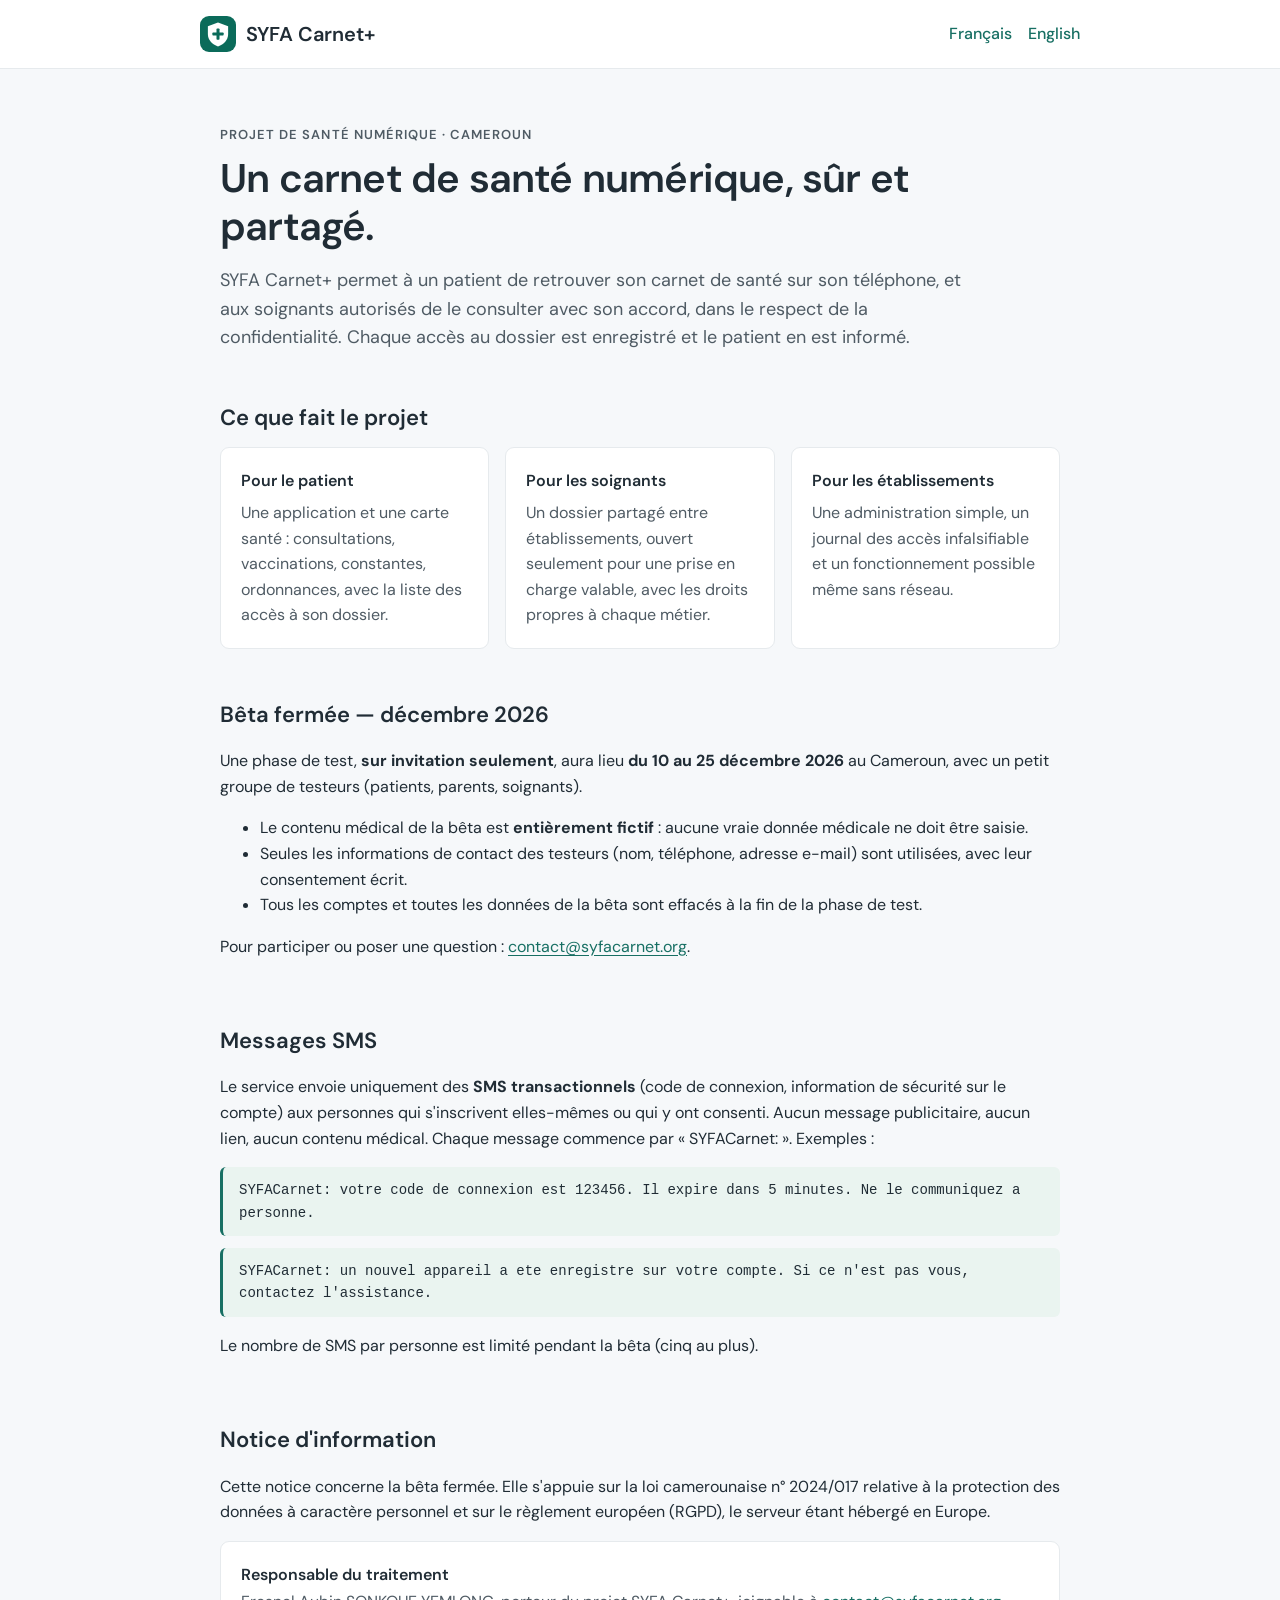
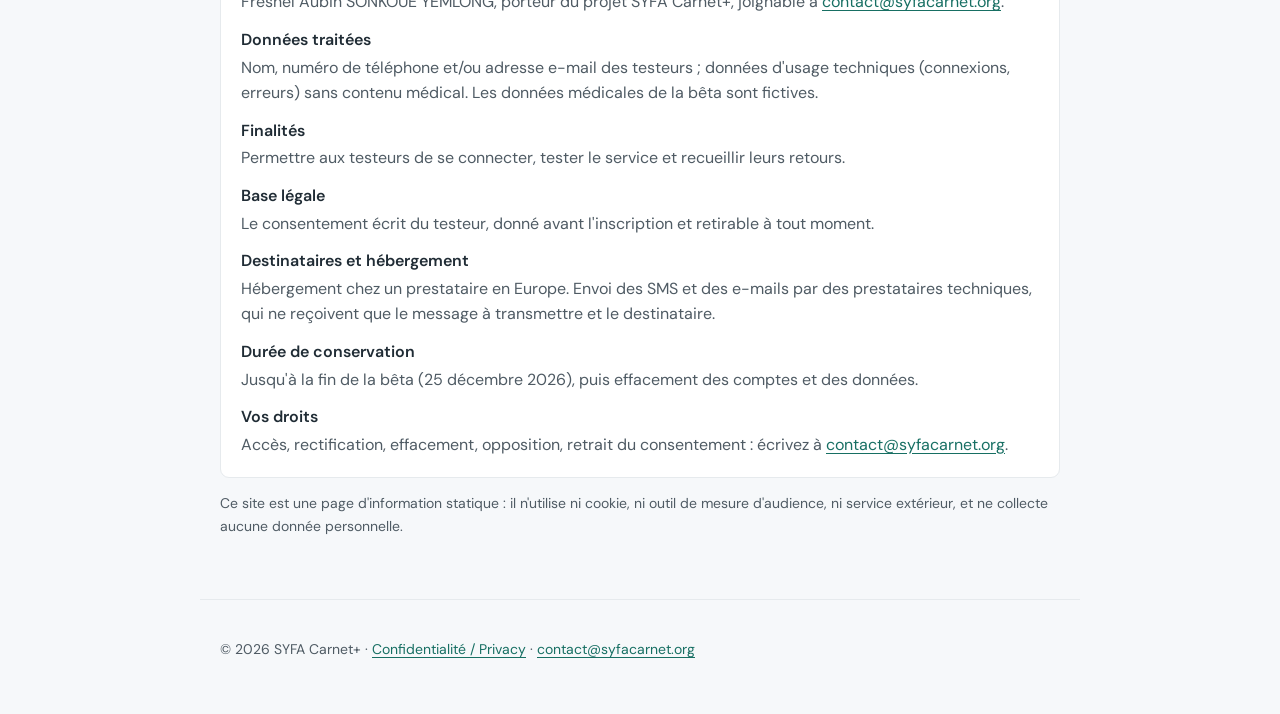
<file: index.html>
<!doctype html>
<html lang="fr">
<head>
<meta charset="utf-8">
<meta name="viewport" content="width=device-width, initial-scale=1">
<title>SYFA Carnet+ — carnet de santé numérique</title>
<meta name="description" content="SYFA Carnet+ : projet de carnet de santé numérique pour le Cameroun. Bêta fermée sur invitation du 10 au 25 décembre 2026. / Digital health record project for Cameroon. Closed beta by invitation, 10–25 December 2026.">
<meta name="robots" content="index,follow">
<link rel="icon" href="logo.svg" type="image/svg+xml">
<link rel="stylesheet" href="style.css">
</head>
<body>
<header class="top">
  <a class="brand" href="#"><img src="logo.svg" alt="" width="36" height="36"><span>SYFA Carnet+</span></a>
  <nav aria-label="Langue / Language"><a href="#fr" data-lang="fr">Français</a><a href="#en" data-lang="en">English</a></nav>
</header>

<main id="fr" lang="fr">
  <section class="hero">
    <p class="eyebrow">Projet de santé numérique · Cameroun</p>
    <h1>Un carnet de santé numérique, sûr et partagé.</h1>
    <p class="lead">SYFA Carnet+ permet à un patient de retrouver son carnet de santé sur son téléphone, et aux soignants autorisés de le consulter avec son accord, dans le respect de la confidentialité. Chaque accès au dossier est enregistré et le patient en est informé.</p>
  </section>

  <section>
    <h2>Ce que fait le projet</h2>
    <ul class="cards">
      <li><h3>Pour le patient</h3><p>Une application et une carte santé : consultations, vaccinations, constantes, ordonnances, avec la liste des accès à son dossier.</p></li>
      <li><h3>Pour les soignants</h3><p>Un dossier partagé entre établissements, ouvert seulement pour une prise en charge valable, avec les droits propres à chaque métier.</p></li>
      <li><h3>Pour les établissements</h3><p>Une administration simple, un journal des accès infalsifiable et un fonctionnement possible même sans réseau.</p></li>
    </ul>
  </section>

  <section id="beta">
    <h2>Bêta fermée — décembre 2026</h2>
    <p>Une phase de test, <strong>sur invitation seulement</strong>, aura lieu <strong>du 10 au 25 décembre 2026</strong> au Cameroun, avec un petit groupe de testeurs (patients, parents, soignants).</p>
    <ul>
      <li>Le contenu médical de la bêta est <strong>entièrement fictif</strong> : aucune vraie donnée médicale ne doit être saisie.</li>
      <li>Seules les informations de contact des testeurs (nom, téléphone, adresse e-mail) sont utilisées, avec leur consentement écrit.</li>
      <li>Tous les comptes et toutes les données de la bêta sont effacés à la fin de la phase de test.</li>
    </ul>
    <p>Pour participer ou poser une question : <a href="mailto:contact@syfacarnet.org">contact@syfacarnet.org</a>.</p>
  </section>

  <section id="sms">
    <h2>Messages SMS</h2>
    <p>Le service envoie uniquement des <strong>SMS transactionnels</strong> (code de connexion, information de sécurité sur le compte) aux personnes qui s'inscrivent elles-mêmes ou qui y ont consenti. Aucun message publicitaire, aucun lien, aucun contenu médical. Chaque message commence par « SYFACarnet: ». Exemples :</p>
    <blockquote>SYFACarnet: votre code de connexion est 123456. Il expire dans 5 minutes. Ne le communiquez a personne.</blockquote>
    <blockquote>SYFACarnet: un nouvel appareil a ete enregistre sur votre compte. Si ce n'est pas vous, contactez l'assistance.</blockquote>
    <p>Le nombre de SMS par personne est limité pendant la bêta (cinq au plus).</p>
  </section>

  <section id="notice">
    <h2>Notice d'information</h2>
    <p>Cette notice concerne la bêta fermée. Elle s'appuie sur la loi camerounaise n° 2024/017 relative à la protection des données à caractère personnel et sur le règlement européen (RGPD), le serveur étant hébergé en Europe.</p>
    <dl>
      <dt>Responsable du traitement</dt><dd>Fresnel Aubin SONKOUE YEMLONG, porteur du projet SYFA Carnet+, joignable à <a href="mailto:contact@syfacarnet.org">contact@syfacarnet.org</a>.</dd>
      <dt>Données traitées</dt><dd>Nom, numéro de téléphone et/ou adresse e-mail des testeurs ; données d'usage techniques (connexions, erreurs) sans contenu médical. Les données médicales de la bêta sont fictives.</dd>
      <dt>Finalités</dt><dd>Permettre aux testeurs de se connecter, tester le service et recueillir leurs retours.</dd>
      <dt>Base légale</dt><dd>Le consentement écrit du testeur, donné avant l'inscription et retirable à tout moment.</dd>
      <dt>Destinataires et hébergement</dt><dd>Hébergement chez un prestataire en Europe. Envoi des SMS et des e-mails par des prestataires techniques, qui ne reçoivent que le message à transmettre et le destinataire.</dd>
      <dt>Durée de conservation</dt><dd>Jusqu'à la fin de la bêta (25 décembre 2026), puis effacement des comptes et des données.</dd>
      <dt>Vos droits</dt><dd>Accès, rectification, effacement, opposition, retrait du consentement : écrivez à <a href="mailto:contact@syfacarnet.org">contact@syfacarnet.org</a>.</dd>
    </dl>
    <p class="small">Ce site est une page d'information statique : il n'utilise ni cookie, ni outil de mesure d'audience, ni service extérieur, et ne collecte aucune donnée personnelle.</p>
  </section>
</main>

<main id="en" lang="en">
  <section class="hero">
    <p class="eyebrow">Digital health project · Cameroon</p>
    <h1>A digital health record that is safe and shared.</h1>
    <p class="lead">SYFA Carnet+ lets patients keep their health record on their phone, and lets authorised caregivers consult it with the patient's agreement, with confidentiality respected. Every access to a record is logged and the patient is informed.</p>
  </section>

  <section>
    <h2>What the project does</h2>
    <ul class="cards">
      <li><h3>For patients</h3><p>An app and a health card: consultations, vaccinations, vital signs and prescriptions, with the list of accesses to the record.</p></li>
      <li><h3>For caregivers</h3><p>A record shared between facilities, opened only for a valid episode of care, with the rights specific to each profession.</p></li>
      <li><h3>For facilities</h3><p>Simple administration, a tamper-evident access log, and operation that keeps working without a network.</p></li>
    </ul>
  </section>

  <section id="beta-en">
    <h2>Closed beta — December 2026</h2>
    <p>A test phase, <strong>by invitation only</strong>, will take place <strong>from 10 to 25 December 2026</strong> in Cameroon, with a small group of testers (patients, parents, caregivers).</p>
    <ul>
      <li>The medical content of the beta is <strong>entirely fictional</strong>: no real medical data must be entered.</li>
      <li>Only testers' contact details (name, phone, e-mail address) are used, with their written consent.</li>
      <li>All beta accounts and data are erased at the end of the test phase.</li>
    </ul>
    <p>To take part or ask a question: <a href="mailto:contact@syfacarnet.org">contact@syfacarnet.org</a>.</p>
  </section>

  <section id="sms-en">
    <h2>SMS messages</h2>
    <p>The service sends only <strong>transactional SMS</strong> (sign-in code, account security information) to people who register themselves or have consented. No advertising, no links, no medical content. Every message starts with "SYFACarnet: ". Examples (French):</p>
    <blockquote>SYFACarnet: votre code de connexion est 123456. Il expire dans 5 minutes. Ne le communiquez a personne.</blockquote>
    <blockquote>SYFACarnet: un nouvel appareil a ete enregistre sur votre compte. Si ce n'est pas vous, contactez l'assistance.</blockquote>
    <p>The number of SMS per person is limited during the beta (five at most).</p>
  </section>

  <section id="notice-en">
    <h2>Information notice</h2>
    <p>This notice covers the closed beta. It relies on Cameroon's law no. 2024/017 on personal data protection and on the European regulation (GDPR), the server being hosted in Europe.</p>
    <dl>
      <dt>Data controller</dt><dd>Fresnel Aubin SONKOUE YEMLONG, SYFA Carnet+ project lead, reachable at <a href="mailto:contact@syfacarnet.org">contact@syfacarnet.org</a>.</dd>
      <dt>Data processed</dt><dd>Testers' name, phone number and/or e-mail address; technical usage data (sign-ins, errors) with no medical content. The beta's medical data is fictional.</dd>
      <dt>Purposes</dt><dd>Let testers sign in, test the service and collect their feedback.</dd>
      <dt>Legal basis</dt><dd>The tester's written consent, given before registration and withdrawable at any time.</dd>
      <dt>Recipients and hosting</dt><dd>Hosting with a provider in Europe. SMS and e-mails are sent by technical providers, which receive only the message to deliver and its recipient.</dd>
      <dt>Retention</dt><dd>Until the end of the beta (25 December 2026), then accounts and data are erased.</dd>
      <dt>Your rights</dt><dd>Access, rectification, erasure, objection, withdrawal of consent: write to <a href="mailto:contact@syfacarnet.org">contact@syfacarnet.org</a>.</dd>
    </dl>
    <p class="small">This site is a static information page: it uses no cookie, no analytics and no external service, and collects no personal data.</p>
  </section>
</main>

<footer>
  <p>© 2026 SYFA Carnet+ · <a href="confidentialite.html">Confidentialité / Privacy</a> · <a href="mailto:contact@syfacarnet.org">contact@syfacarnet.org</a></p>
</footer>
<script>
  // Français par défaut ; « #en » ou le bouton English affiche l'anglais. Sans JavaScript, les deux langues sont affichées l'une sous l'autre.
  (function () {
    function show(l) { document.documentElement.lang = l; document.getElementById('fr').hidden = l !== 'fr'; document.getElementById('en').hidden = l !== 'en'; }
    function pick() { show(/^#en/.test(location.hash) ? 'en' : 'fr'); }
    window.addEventListener('hashchange', pick); pick();
    var links = document.querySelectorAll('[data-lang]');
    for (var i = 0; i < links.length; i++) links[i].addEventListener('click', function (e) { e.preventDefault(); history.replaceState(null, '', '#' + this.getAttribute('data-lang')); show(this.getAttribute('data-lang')); });
  })();
</script>
</body>
</html>
</file>
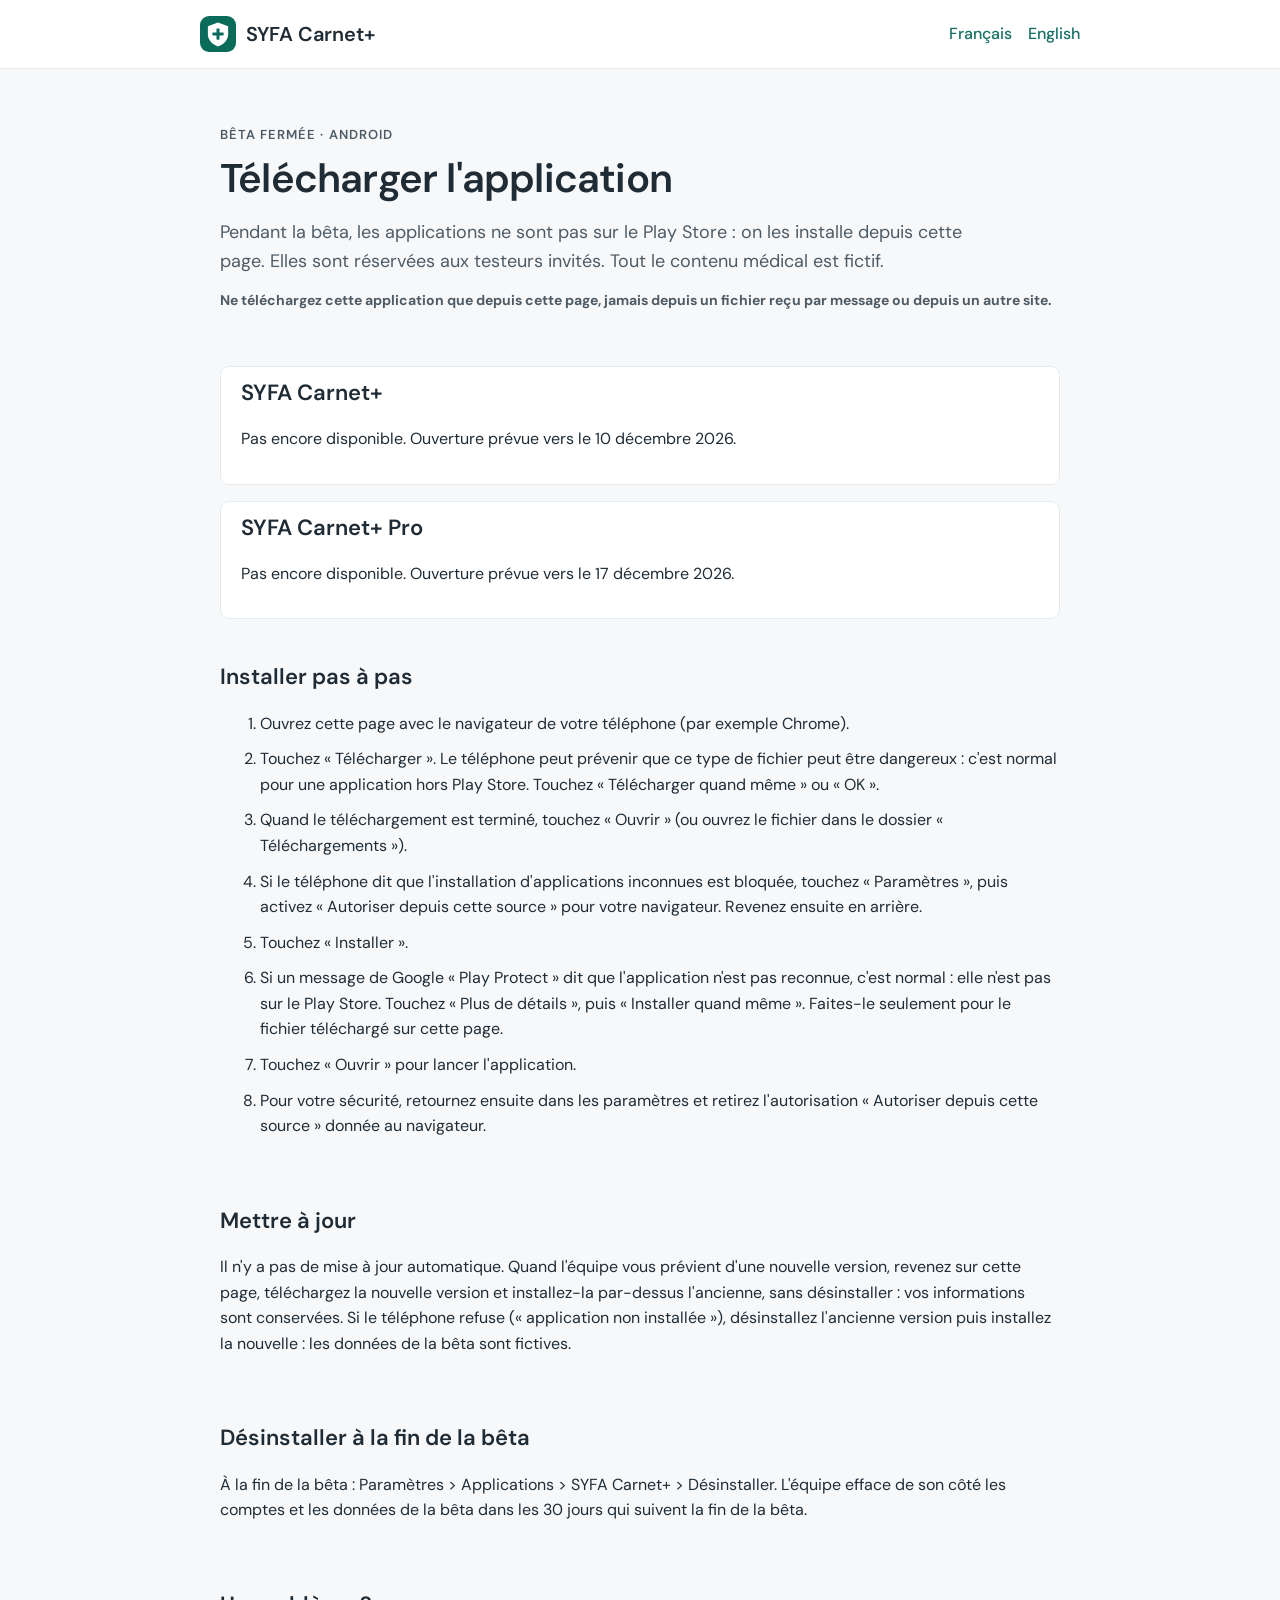
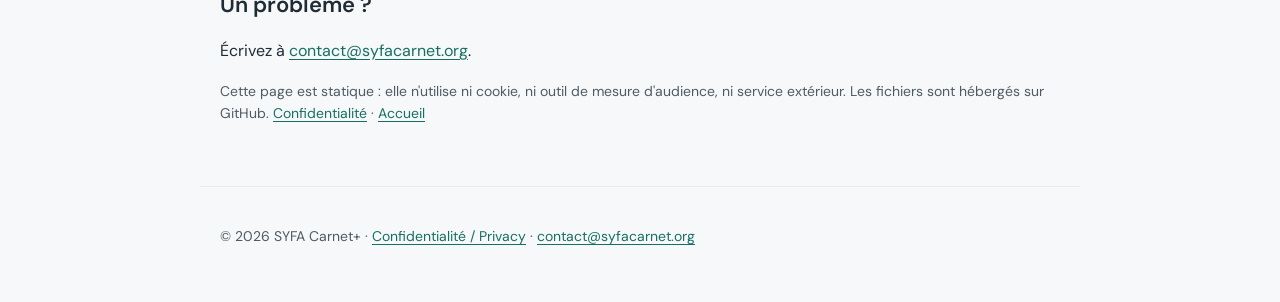
<file: beta/index.html>
<!doctype html>
<html lang="fr">
<head>
<meta charset="utf-8">
<meta name="viewport" content="width=device-width, initial-scale=1">
<title>Télécharger les applications — SYFA Carnet+ bêta</title>
<meta name="description" content="Téléchargement des applications Android SYFA Carnet+ de la bêta fermée (décembre 2026), avec la marche à suivre pour les installer. / Download of the SYFA Carnet+ Android apps for the closed beta (December 2026), with installation instructions.">
<meta name="robots" content="noindex">
<link rel="icon" href="../logo.svg" type="image/svg+xml">
<link rel="stylesheet" href="../style.css">
<style>
.button { display: inline-block; background: var(--green); color: #fff; padding: 12px 20px; border-radius: 8px; text-decoration: none; font-weight: 600; min-height: 44px; }
.button:focus-visible { outline: 3px solid color-mix(in srgb, var(--green) 40%, white); outline-offset: 3px; }
.dl { background: #fff; border: 1px solid var(--line); border-radius: 9px; padding: 8px 20px 16px; margin: 16px 0; }
.meta { color: var(--muted); margin: 0 0 12px; }
.steps li { margin: 10px 0; }
details { margin-top: 8px; } code { word-break: break-all; font-size: 13px; }
</style>
</head>
<body>
<header class="top">
  <a class="brand" href="../"><img src="../logo.svg" alt="" width="36" height="36"><span>SYFA Carnet+</span></a>
  <nav aria-label="Langue / Language"><a href="#fr" data-lang="fr">Français</a><a href="#en" data-lang="en">English</a></nav>
</header>

<main id="fr" lang="fr">
  <section class="hero"><p class="eyebrow">Bêta fermée · Android</p><h1>Télécharger l&#39;application</h1><p class="lead">Pendant la bêta, les applications ne sont pas sur le Play Store : on les installe depuis cette page. Elles sont réservées aux testeurs invités. Tout le contenu médical est fictif.</p><p class="small"><strong>Ne téléchargez cette application que depuis cette page, jamais depuis un fichier reçu par message ou depuis un autre site.</strong></p></section>
  <section class="dl" data-app="patient"><h2>SYFA Carnet+</h2><p>Pas encore disponible. Ouverture prévue vers le 10 décembre 2026.</p></section>
  <section class="dl" data-app="pro"><h2>SYFA Carnet+ Pro</h2><p>Pas encore disponible. Ouverture prévue vers le 17 décembre 2026.</p></section>
  <section><h2>Installer pas à pas</h2><ol class="steps"><li>Ouvrez cette page avec le navigateur de votre téléphone (par exemple Chrome).</li><li>Touchez « Télécharger ». Le téléphone peut prévenir que ce type de fichier peut être dangereux : c&#39;est normal pour une application hors Play Store. Touchez « Télécharger quand même » ou « OK ».</li><li>Quand le téléchargement est terminé, touchez « Ouvrir » (ou ouvrez le fichier dans le dossier « Téléchargements »).</li><li>Si le téléphone dit que l&#39;installation d&#39;applications inconnues est bloquée, touchez « Paramètres », puis activez « Autoriser depuis cette source » pour votre navigateur. Revenez ensuite en arrière.</li><li>Touchez « Installer ».</li><li>Si un message de Google « Play Protect » dit que l&#39;application n&#39;est pas reconnue, c&#39;est normal : elle n&#39;est pas sur le Play Store. Touchez « Plus de détails », puis « Installer quand même ». Faites-le seulement pour le fichier téléchargé sur cette page.</li><li>Touchez « Ouvrir » pour lancer l&#39;application.</li><li>Pour votre sécurité, retournez ensuite dans les paramètres et retirez l&#39;autorisation « Autoriser depuis cette source » donnée au navigateur.</li></ol></section>
  <section><h2>Mettre à jour</h2><p>Il n&#39;y a pas de mise à jour automatique. Quand l&#39;équipe vous prévient d&#39;une nouvelle version, revenez sur cette page, téléchargez la nouvelle version et installez-la par-dessus l&#39;ancienne, sans désinstaller : vos informations sont conservées. Si le téléphone refuse (« application non installée »), désinstallez l&#39;ancienne version puis installez la nouvelle : les données de la bêta sont fictives.</p></section>
  <section><h2>Désinstaller à la fin de la bêta</h2><p>À la fin de la bêta : Paramètres &gt; Applications &gt; SYFA Carnet+ &gt; Désinstaller. L&#39;équipe efface de son côté les comptes et les données de la bêta dans les 30 jours qui suivent la fin de la bêta.</p></section>
  <section><h2>Un problème ?</h2><p>Écrivez à <a href="mailto:contact@syfacarnet.org">contact@syfacarnet.org</a>.</p><p class="small">Cette page est statique : elle n&#39;utilise ni cookie, ni outil de mesure d&#39;audience, ni service extérieur. Les fichiers sont hébergés sur GitHub. <a href="../confidentialite.html">Confidentialité</a> · <a href="../">Accueil</a></p></section>
</main>

<main id="en" lang="en">
  <section class="hero"><p class="eyebrow">Closed beta · Android</p><h1>Download the app</h1><p class="lead">During the beta, the apps are not on the Play Store: they are installed from this page. They are for invited testers only. All medical content is fictional.</p><p class="small"><strong>Only download this app from this page, never from a file received by message or from another website.</strong></p></section>
  <section class="dl" data-app="patient"><h2>SYFA Carnet+</h2><p>Not available yet. Expected around 10 December 2026.</p></section>
  <section class="dl" data-app="pro"><h2>SYFA Carnet+ Pro</h2><p>Not available yet. Expected around 17 December 2026.</p></section>
  <section><h2>Install step by step</h2><ol class="steps"><li>Open this page in your phone&#39;s browser (for example Chrome).</li><li>Tap &quot;Download&quot;. The phone may warn that this type of file can be harmful: this is normal for an app outside the Play Store. Tap &quot;Download anyway&quot; or &quot;OK&quot;.</li><li>When the download is finished, tap &quot;Open&quot; (or open the file from the &quot;Downloads&quot; folder).</li><li>If the phone says installing unknown apps is blocked, tap &quot;Settings&quot;, then turn on &quot;Allow from this source&quot; for your browser. Then go back.</li><li>Tap &quot;Install&quot;.</li><li>If a Google &quot;Play Protect&quot; message says the app is not recognised, this is normal: it is not on the Play Store. Tap &quot;More details&quot;, then &quot;Install anyway&quot;. Only do this for the file downloaded on this page.</li><li>Tap &quot;Open&quot; to start the app.</li><li>For your safety, go back to the settings afterwards and remove the &quot;Allow from this source&quot; permission you gave the browser.</li></ol></section>
  <section><h2>Updating</h2><p>There is no automatic update. When the team tells you about a new version, come back to this page, download the new version and install it over the old one, without uninstalling: your information is kept. If the phone refuses (&quot;app not installed&quot;), uninstall the old version and then install the new one: beta data is fictional.</p></section>
  <section><h2>Uninstalling at the end of the beta</h2><p>At the end of the beta: Settings &gt; Apps &gt; SYFA Carnet+ &gt; Uninstall. The team erases the beta accounts and data on its side within 30 days after the end of the beta.</p></section>
  <section><h2>A problem?</h2><p>Write to <a href="mailto:contact@syfacarnet.org">contact@syfacarnet.org</a>.</p><p class="small">This page is static: it uses no cookie, no analytics and no external service. The files are hosted on GitHub. <a href="../confidentialite.html">Privacy</a> · <a href="../">Home</a></p></section>
</main>

<footer>
  <p>© 2026 SYFA Carnet+ · <a href="../confidentialite.html">Confidentialité / Privacy</a> · <a href="mailto:contact@syfacarnet.org">contact@syfacarnet.org</a></p>
</footer>
<script>
  // Français par défaut ; « #en » ou le bouton English affiche l'anglais. Sans JavaScript, les deux langues sont affichées l'une sous l'autre.
  (function () {
    function show(l) { document.documentElement.lang = l; document.getElementById('fr').hidden = l !== 'fr'; document.getElementById('en').hidden = l !== 'en'; }
    function pick() { show(/^#en/.test(location.hash) ? 'en' : 'fr'); }
    window.addEventListener('hashchange', pick); pick();
    var links = document.querySelectorAll('[data-lang]');
    for (var i = 0; i < links.length; i++) links[i].addEventListener('click', function (e) { e.preventDefault(); history.replaceState(null, '', '#' + this.getAttribute('data-lang')); show(this.getAttribute('data-lang')); });
  })();
</script>
</body>
</html>
</file>
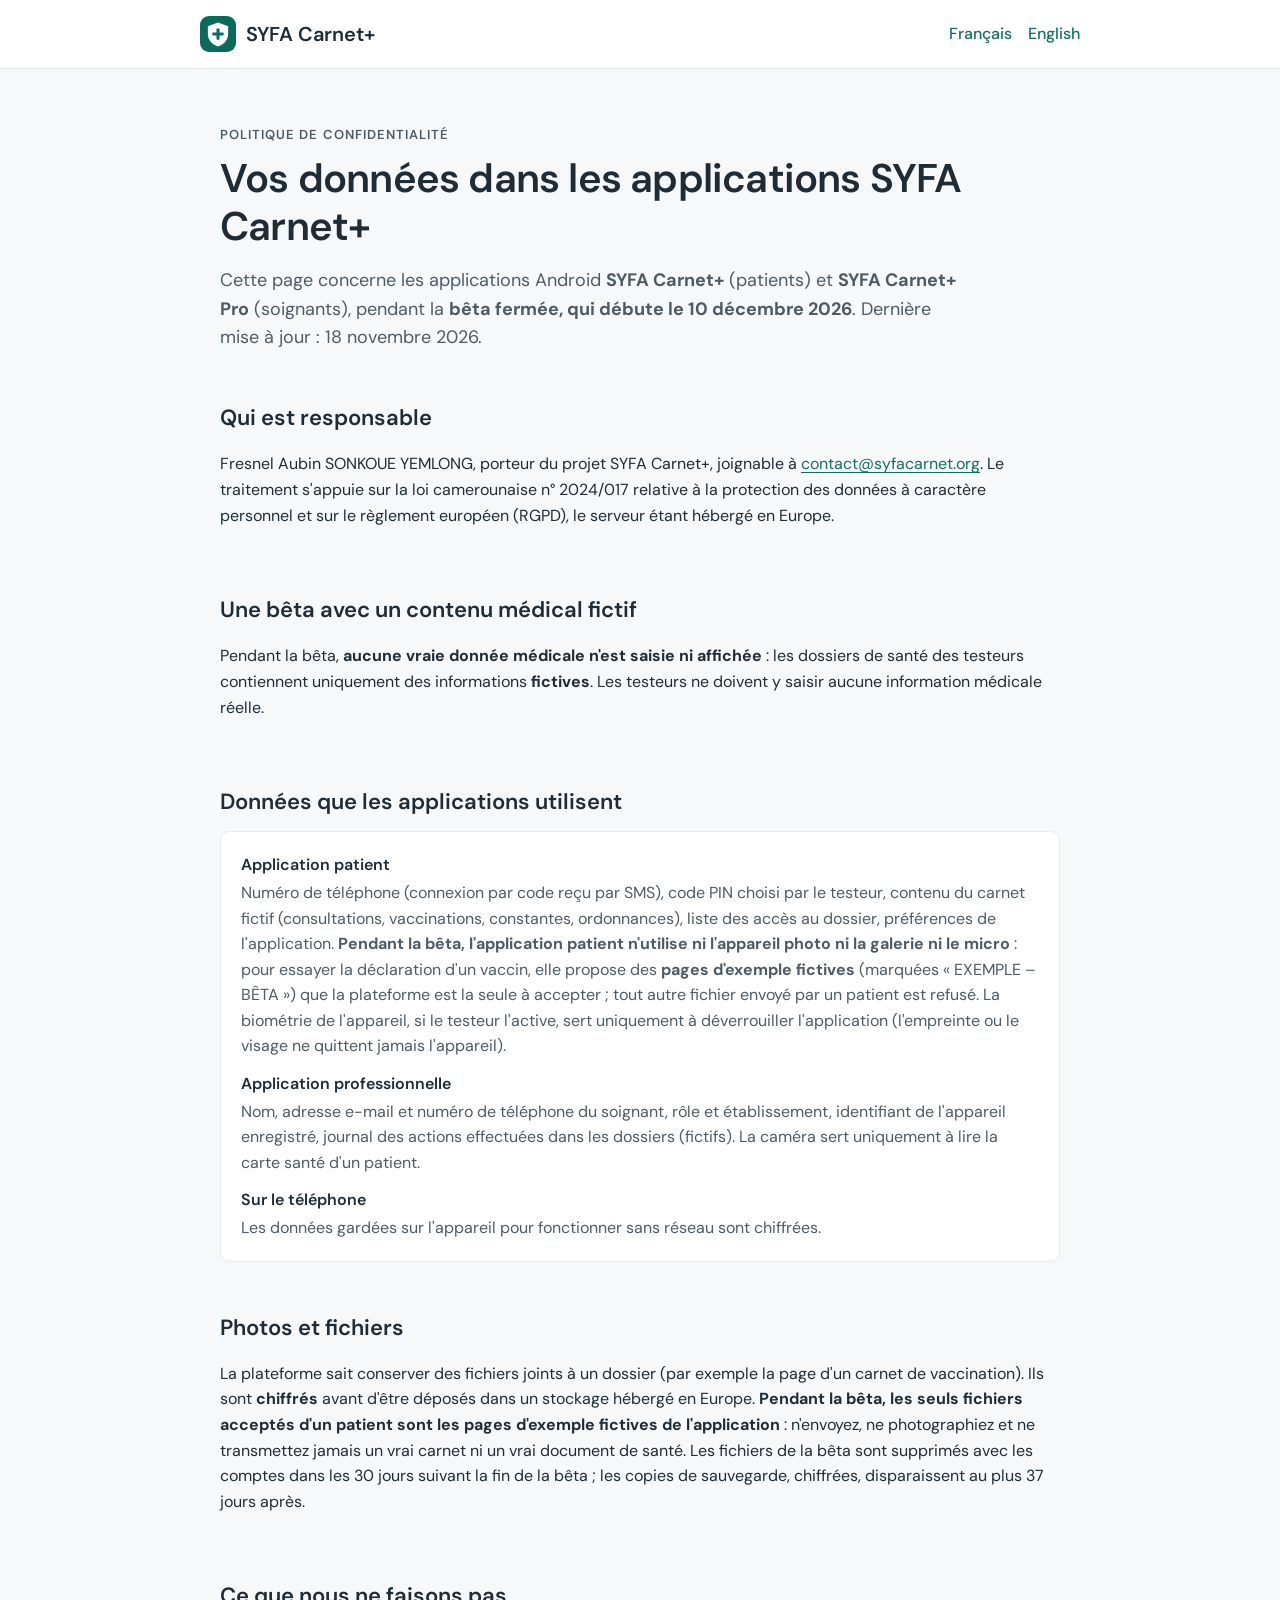
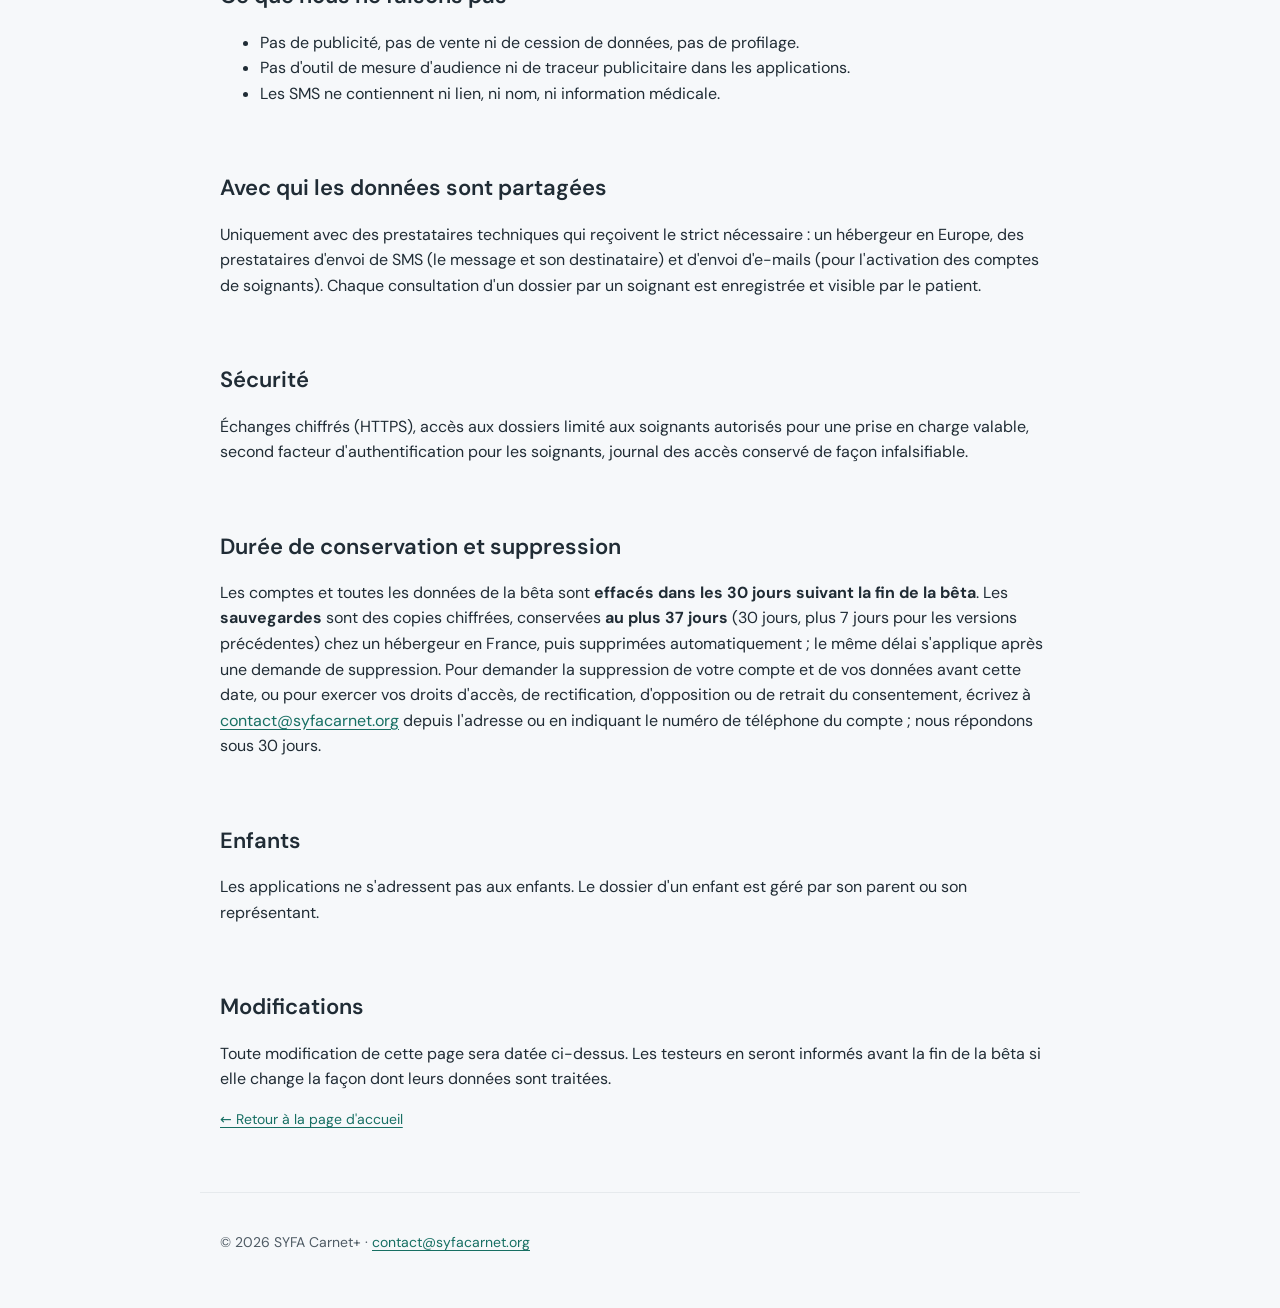
<file: confidentialite.html>
<!doctype html>
<html lang="fr">
<head>
<meta charset="utf-8">
<meta name="viewport" content="width=device-width, initial-scale=1">
<title>Politique de confidentialité — SYFA Carnet+</title>
<meta name="description" content="Politique de confidentialité des applications SYFA Carnet+ et SYFA Carnet+ Pro (bêta fermée, décembre 2026). / Privacy policy of the SYFA Carnet+ and SYFA Carnet+ Pro apps (closed beta, December 2026).">
<meta name="robots" content="index,follow">
<link rel="icon" href="logo.svg" type="image/svg+xml">
<link rel="stylesheet" href="style.css">
</head>
<body>
<header class="top">
  <a class="brand" href="./"><img src="logo.svg" alt="" width="36" height="36"><span>SYFA Carnet+</span></a>
  <nav aria-label="Langue / Language"><a href="#fr" data-lang="fr">Français</a><a href="#en" data-lang="en">English</a></nav>
</header>

<main id="fr" lang="fr">
  <section class="hero">
    <p class="eyebrow">Politique de confidentialité</p>
    <h1>Vos données dans les applications SYFA Carnet+</h1>
    <p class="lead">Cette page concerne les applications Android <strong>SYFA Carnet+</strong> (patients) et <strong>SYFA Carnet+ Pro</strong> (soignants), pendant la <strong>bêta fermée, qui débute le 10 décembre 2026</strong>. Dernière mise à jour : 18 novembre 2026.</p>
  </section>

  <section>
    <h2>Qui est responsable</h2>
    <p>Fresnel Aubin SONKOUE YEMLONG, porteur du projet SYFA Carnet+, joignable à <a href="mailto:contact@syfacarnet.org">contact@syfacarnet.org</a>. Le traitement s'appuie sur la loi camerounaise n° 2024/017 relative à la protection des données à caractère personnel et sur le règlement européen (RGPD), le serveur étant hébergé en Europe.</p>
  </section>

  <section>
    <h2>Une bêta avec un contenu médical fictif</h2>
    <p>Pendant la bêta, <strong>aucune vraie donnée médicale n'est saisie ni affichée</strong> : les dossiers de santé des testeurs contiennent uniquement des informations <strong>fictives</strong>. Les testeurs ne doivent y saisir aucune information médicale réelle.</p>
  </section>

  <section>
    <h2>Données que les applications utilisent</h2>
    <dl>
      <dt>Application patient</dt><dd>Numéro de téléphone (connexion par code reçu par SMS), code PIN choisi par le testeur, contenu du carnet fictif (consultations, vaccinations, constantes, ordonnances), liste des accès au dossier, préférences de l'application. <strong>Pendant la bêta, l'application patient n'utilise ni l'appareil photo ni la galerie ni le micro</strong> : pour essayer la déclaration d'un vaccin, elle propose des <strong>pages d'exemple fictives</strong> (marquées « EXEMPLE – BÊTA ») que la plateforme est la seule à accepter ; tout autre fichier envoyé par un patient est refusé. La biométrie de l'appareil, si le testeur l'active, sert uniquement à déverrouiller l'application (l'empreinte ou le visage ne quittent jamais l'appareil).</dd>
      <dt>Application professionnelle</dt><dd>Nom, adresse e-mail et numéro de téléphone du soignant, rôle et établissement, identifiant de l'appareil enregistré, journal des actions effectuées dans les dossiers (fictifs). La caméra sert uniquement à lire la carte santé d'un patient.</dd>
      <dt>Sur le téléphone</dt><dd>Les données gardées sur l'appareil pour fonctionner sans réseau sont chiffrées.</dd>
    </dl>
  </section>

  <section>
    <h2>Photos et fichiers</h2>
    <p>La plateforme sait conserver des fichiers joints à un dossier (par exemple la page d'un carnet de vaccination). Ils sont <strong>chiffrés</strong> avant d'être déposés dans un stockage hébergé en Europe. <strong>Pendant la bêta, les seuls fichiers acceptés d'un patient sont les pages d'exemple fictives de l'application</strong> : n'envoyez, ne photographiez et ne transmettez jamais un vrai carnet ni un vrai document de santé. Les fichiers de la bêta sont supprimés avec les comptes dans les 30 jours suivant la fin de la bêta ; les copies de sauvegarde, chiffrées, disparaissent au plus 37 jours après.</p>
  </section>

  <section>
    <h2>Ce que nous ne faisons pas</h2>
    <ul>
      <li>Pas de publicité, pas de vente ni de cession de données, pas de profilage.</li>
      <li>Pas d'outil de mesure d'audience ni de traceur publicitaire dans les applications.</li>
      <li>Les SMS ne contiennent ni lien, ni nom, ni information médicale.</li>
    </ul>
  </section>

  <section>
    <h2>Avec qui les données sont partagées</h2>
    <p>Uniquement avec des prestataires techniques qui reçoivent le strict nécessaire : un hébergeur en Europe, des prestataires d'envoi de SMS (le message et son destinataire) et d'envoi d'e-mails (pour l'activation des comptes de soignants). Chaque consultation d'un dossier par un soignant est enregistrée et visible par le patient.</p>
  </section>

  <section>
    <h2>Sécurité</h2>
    <p>Échanges chiffrés (HTTPS), accès aux dossiers limité aux soignants autorisés pour une prise en charge valable, second facteur d'authentification pour les soignants, journal des accès conservé de façon infalsifiable.</p>
  </section>

  <section>
    <h2>Durée de conservation et suppression</h2>
    <p>Les comptes et toutes les données de la bêta sont <strong>effacés dans les 30 jours suivant la fin de la bêta</strong>. Les <strong>sauvegardes</strong> sont des copies chiffrées, conservées <strong>au plus 37 jours</strong> (30 jours, plus 7 jours pour les versions précédentes) chez un hébergeur en France, puis supprimées automatiquement ; le même délai s'applique après une demande de suppression. Pour demander la suppression de votre compte et de vos données avant cette date, ou pour exercer vos droits d'accès, de rectification, d'opposition ou de retrait du consentement, écrivez à <a href="mailto:contact@syfacarnet.org">contact@syfacarnet.org</a> depuis l'adresse ou en indiquant le numéro de téléphone du compte ; nous répondons sous 30 jours.</p>
  </section>

  <section>
    <h2>Enfants</h2>
    <p>Les applications ne s'adressent pas aux enfants. Le dossier d'un enfant est géré par son parent ou son représentant.</p>
  </section>

  <section>
    <h2>Modifications</h2>
    <p>Toute modification de cette page sera datée ci-dessus. Les testeurs en seront informés avant la fin de la bêta si elle change la façon dont leurs données sont traitées.</p>
    <p class="small"><a href="./">← Retour à la page d'accueil</a></p>
  </section>
</main>

<main id="en" lang="en">
  <section class="hero">
    <p class="eyebrow">Privacy policy</p>
    <h1>Your data in the SYFA Carnet+ apps</h1>
    <p class="lead">This page covers the Android apps <strong>SYFA Carnet+</strong> (patients) and <strong>SYFA Carnet+ Pro</strong> (caregivers) during the <strong>closed beta, which starts on 10 December 2026</strong>. Last updated: 18 November 2026.</p>
  </section>

  <section>
    <h2>Who is responsible</h2>
    <p>Fresnel Aubin SONKOUE YEMLONG, SYFA Carnet+ project lead, reachable at <a href="mailto:contact@syfacarnet.org">contact@syfacarnet.org</a>. Processing relies on Cameroon's law no. 2024/017 on personal data protection and on the European regulation (GDPR), the server being hosted in Europe.</p>
  </section>

  <section>
    <h2>A beta with fictional medical content</h2>
    <p>During the beta, <strong>no real medical data is entered or displayed</strong>: testers' health records contain <strong>fictional</strong> information only. Testers must not enter any real medical information.</p>
  </section>

  <section>
    <h2>Data the apps use</h2>
    <dl>
      <dt>Patient app</dt><dd>Phone number (sign-in with a code received by SMS), the PIN chosen by the tester, the content of the fictional record (consultations, vaccinations, vital signs, prescriptions), the list of accesses to the record, app preferences. <strong>During the beta, the patient app uses neither the camera, the photo gallery nor the microphone</strong>: to try declaring a vaccine, it offers <strong>fictional sample pages</strong> (marked "EXEMPLE – BÊTA") which the platform is the only thing to accept; any other file sent by a patient is refused. Device biometrics, if the tester turns them on, are used only to unlock the app (the fingerprint or face never leaves the device).</dd>
      <dt>Professional app</dt><dd>The caregiver's name, e-mail address and phone number, role and facility, identifier of the registered device, log of actions performed in the (fictional) records. The camera is used only to read a patient's health card.</dd>
      <dt>On the phone</dt><dd>Data kept on the device so that the app works without a network is encrypted.</dd>
    </dl>
  </section>

  <section>
    <h2>Photos and files</h2>
    <p>The platform can keep files attached to a record (for example a page of a vaccination record book). They are <strong>encrypted</strong> before being stored with a provider hosted in Europe. <strong>During the beta, the only files accepted from a patient are the app's fictional sample pages</strong>: never send, photograph or pass on a real record book or a real health document. Beta files are deleted together with the accounts within 30 days after the end of the beta; encrypted backup copies disappear at most 37 days later.</p>
  </section>

  <section>
    <h2>What we do not do</h2>
    <ul>
      <li>No advertising, no sale or transfer of data, no profiling.</li>
      <li>No analytics tool and no advertising tracker in the apps.</li>
      <li>SMS messages contain no link, no name and no medical information.</li>
    </ul>
  </section>

  <section>
    <h2>Who the data is shared with</h2>
    <p>Only with technical providers who receive what is strictly necessary: a hosting provider in Europe, SMS providers (the message and its recipient) and an e-mail provider (to activate caregiver accounts). Every consultation of a record by a caregiver is logged and visible to the patient.</p>
  </section>

  <section>
    <h2>Security</h2>
    <p>Encrypted exchanges (HTTPS), record access limited to authorised caregivers for a valid episode of care, two-factor authentication for caregivers, and a tamper-evident access log.</p>
  </section>

  <section>
    <h2>Retention and deletion</h2>
    <p>Accounts and all beta data are <strong>erased within 30 days after the end of the beta</strong>. <strong>Backups</strong> are encrypted copies, kept <strong>for at most 37 days</strong> (30 days, plus 7 days for previous versions) with a hosting provider in France, then deleted automatically; the same period applies after a deletion request. To ask for your account and data to be deleted before then, or to exercise your rights of access, rectification, objection or withdrawal of consent, write to <a href="mailto:contact@syfacarnet.org">contact@syfacarnet.org</a>, stating the phone number of the account; we reply within 30 days.</p>
  </section>

  <section>
    <h2>Children</h2>
    <p>The apps are not aimed at children. A child's record is managed by their parent or representative.</p>
  </section>

  <section>
    <h2>Changes</h2>
    <p>Any change to this page will be dated above. Testers will be told before the end of the beta if a change affects how their data is processed.</p>
    <p class="small"><a href="./">← Back to the home page</a></p>
  </section>
</main>

<footer>
  <p>© 2026 SYFA Carnet+ · <a href="mailto:contact@syfacarnet.org">contact@syfacarnet.org</a></p>
</footer>
<script>
  // Français par défaut ; « #en » ou le bouton English affiche l'anglais. Sans JavaScript, les deux langues sont affichées l'une sous l'autre.
  (function () {
    function show(l) { document.documentElement.lang = l; document.getElementById('fr').hidden = l !== 'fr'; document.getElementById('en').hidden = l !== 'en'; }
    function pick() { show(/^#en/.test(location.hash) ? 'en' : 'fr'); }
    window.addEventListener('hashchange', pick); pick();
    var links = document.querySelectorAll('[data-lang]');
    for (var i = 0; i < links.length; i++) links[i].addEventListener('click', function (e) { e.preventDefault(); history.replaceState(null, '', '#' + this.getAttribute('data-lang')); show(this.getAttribute('data-lang')); });
  })();
</script>
</body>
</html>
</file>
<file: style.css>
@font-face { font-family: 'DM Sans'; font-weight: 100 900; font-display: swap; src: url('dmsans-latin.woff2') format('woff2'); }
:root { --page: #F6F8FA; --line: #E6EAED; --ink: #202C35; --muted: #4F5B64; --green: #176F63; --tint: #EAF4F0; }
* { box-sizing: border-box; }
body { margin: 0; background: var(--page); color: var(--ink); font: 400 16px/1.6 'DM Sans', system-ui, -apple-system, 'Segoe UI', Roboto, sans-serif; }
a { color: var(--green); text-underline-offset: 3px; }
a:focus-visible { outline: 3px solid color-mix(in srgb, var(--green) 40%, white); outline-offset: 3px; border-radius: 4px; }
.top { display: flex; justify-content: space-between; align-items: center; gap: 16px; padding: 16px max(20px, calc((100% - 880px) / 2)); background: #fff; border-bottom: 1px solid var(--line); }
.brand { display: inline-flex; align-items: center; gap: 10px; font-weight: 600; font-size: 20px; color: var(--ink); text-decoration: none; }
nav a { margin-left: 16px; text-decoration: none; font-weight: 500; }
main, footer { max-width: 880px; margin: 0 auto; padding: 0 20px; }
main[hidden] { display: none; }
.hero { padding: 56px 0 24px; }
.eyebrow { margin: 0 0 8px; font-size: 13px; font-weight: 600; letter-spacing: .08em; text-transform: uppercase; color: var(--muted); }
h1 { margin: 0 0 16px; font-size: clamp(28px, 5vw, 40px); line-height: 1.2; font-weight: 600; letter-spacing: -.02em; }
.lead { font-size: 18px; color: var(--muted); margin: 0; max-width: 62ch; }
section { padding: 24px 0; }
h2 { margin: 0 0 12px; font-size: 22px; font-weight: 600; }
h3 { margin: 0 0 6px; font-size: 16px; font-weight: 600; }
ul.cards { list-style: none; margin: 0; padding: 0; display: grid; grid-template-columns: repeat(auto-fit, minmax(240px, 1fr)); gap: 16px; }
ul.cards li { background: #fff; border: 1px solid var(--line); border-radius: 9px; padding: 20px; }
ul.cards p { margin: 0; color: var(--muted); }
blockquote { margin: 12px 0; padding: 12px 16px; background: var(--tint); border-left: 3px solid var(--green); border-radius: 6px; font-family: ui-monospace, Menlo, Consolas, monospace; font-size: 14px; }
dl { margin: 0; background: #fff; border: 1px solid var(--line); border-radius: 9px; padding: 8px 20px; }
dt { font-weight: 600; margin-top: 12px; }
dd { margin: 2px 0 12px; color: var(--muted); }
.small { font-size: 14px; color: var(--muted); }
footer { padding-top: 24px; padding-bottom: 40px; color: var(--muted); font-size: 14px; border-top: 1px solid var(--line); margin-top: 24px; }
@media (max-width: 520px) { .top { flex-direction: column; align-items: flex-start; } nav a:first-child { margin-left: 0; } }
</file>
